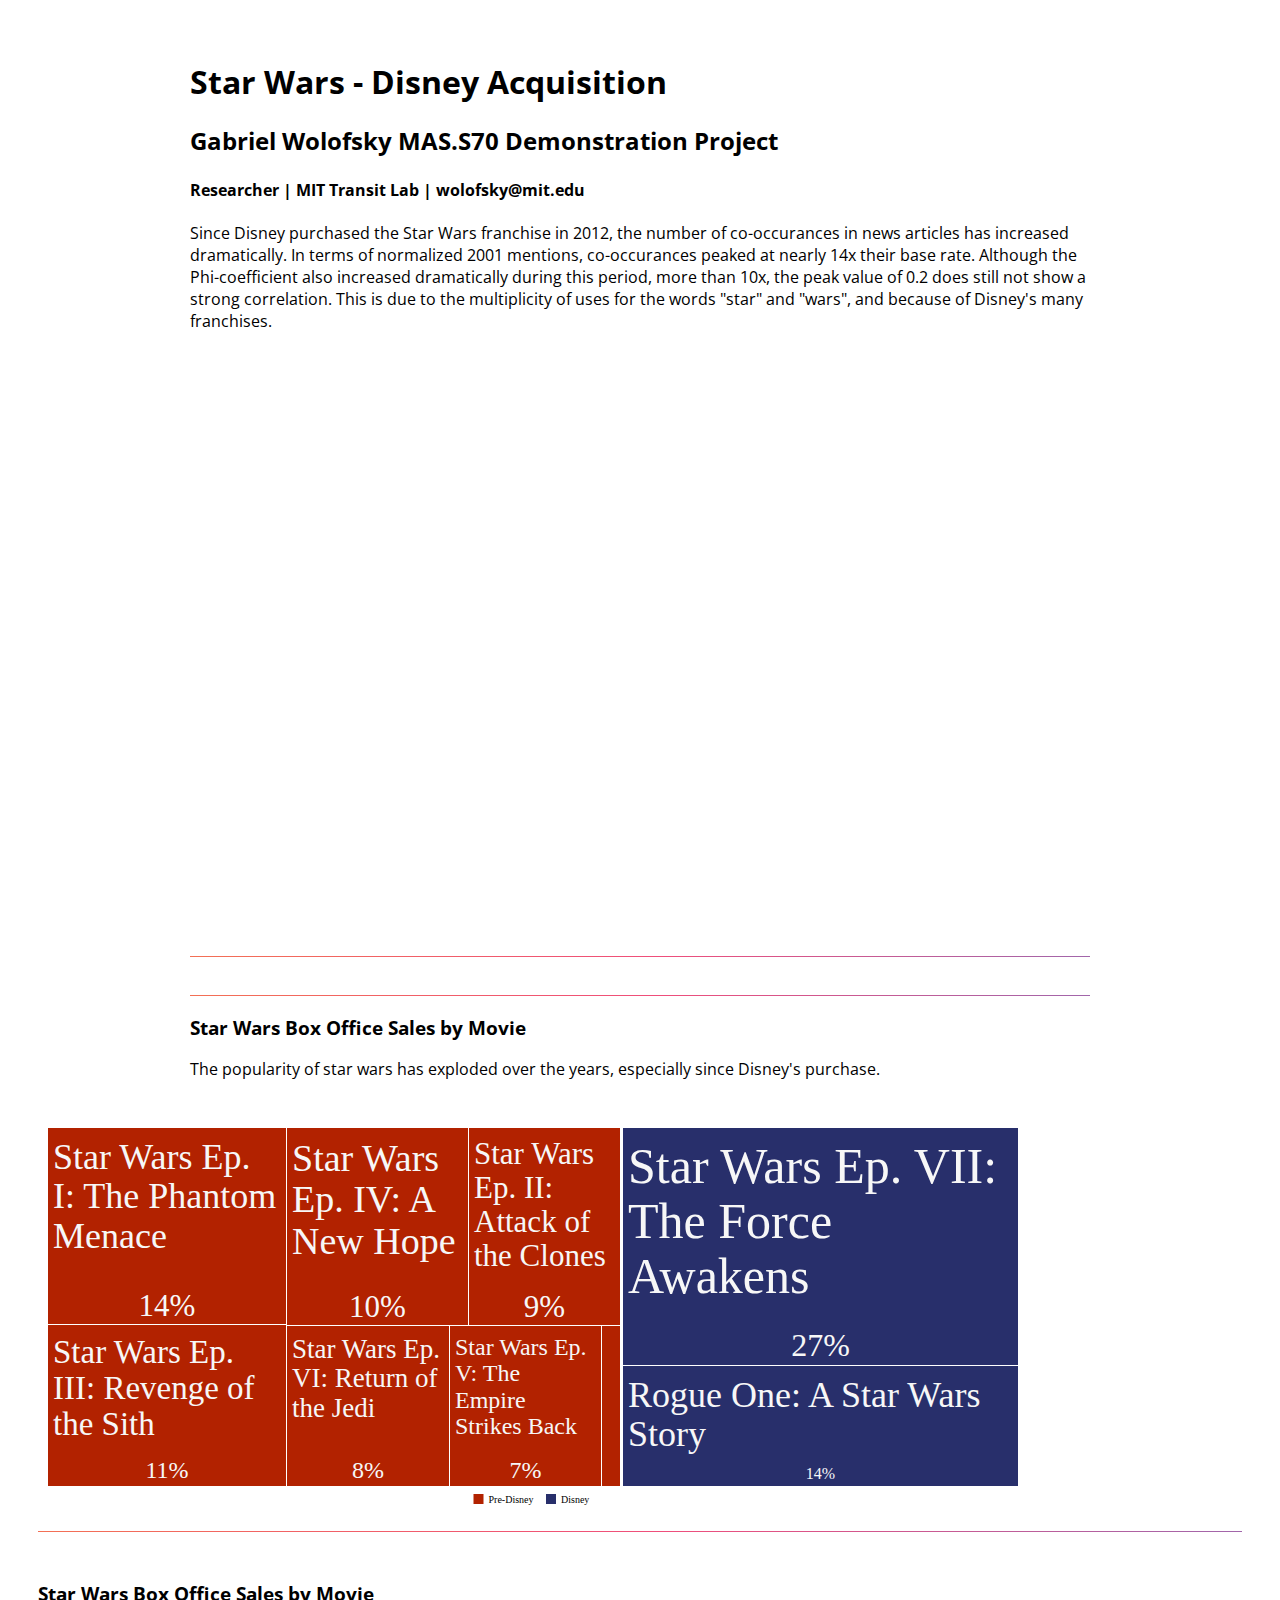
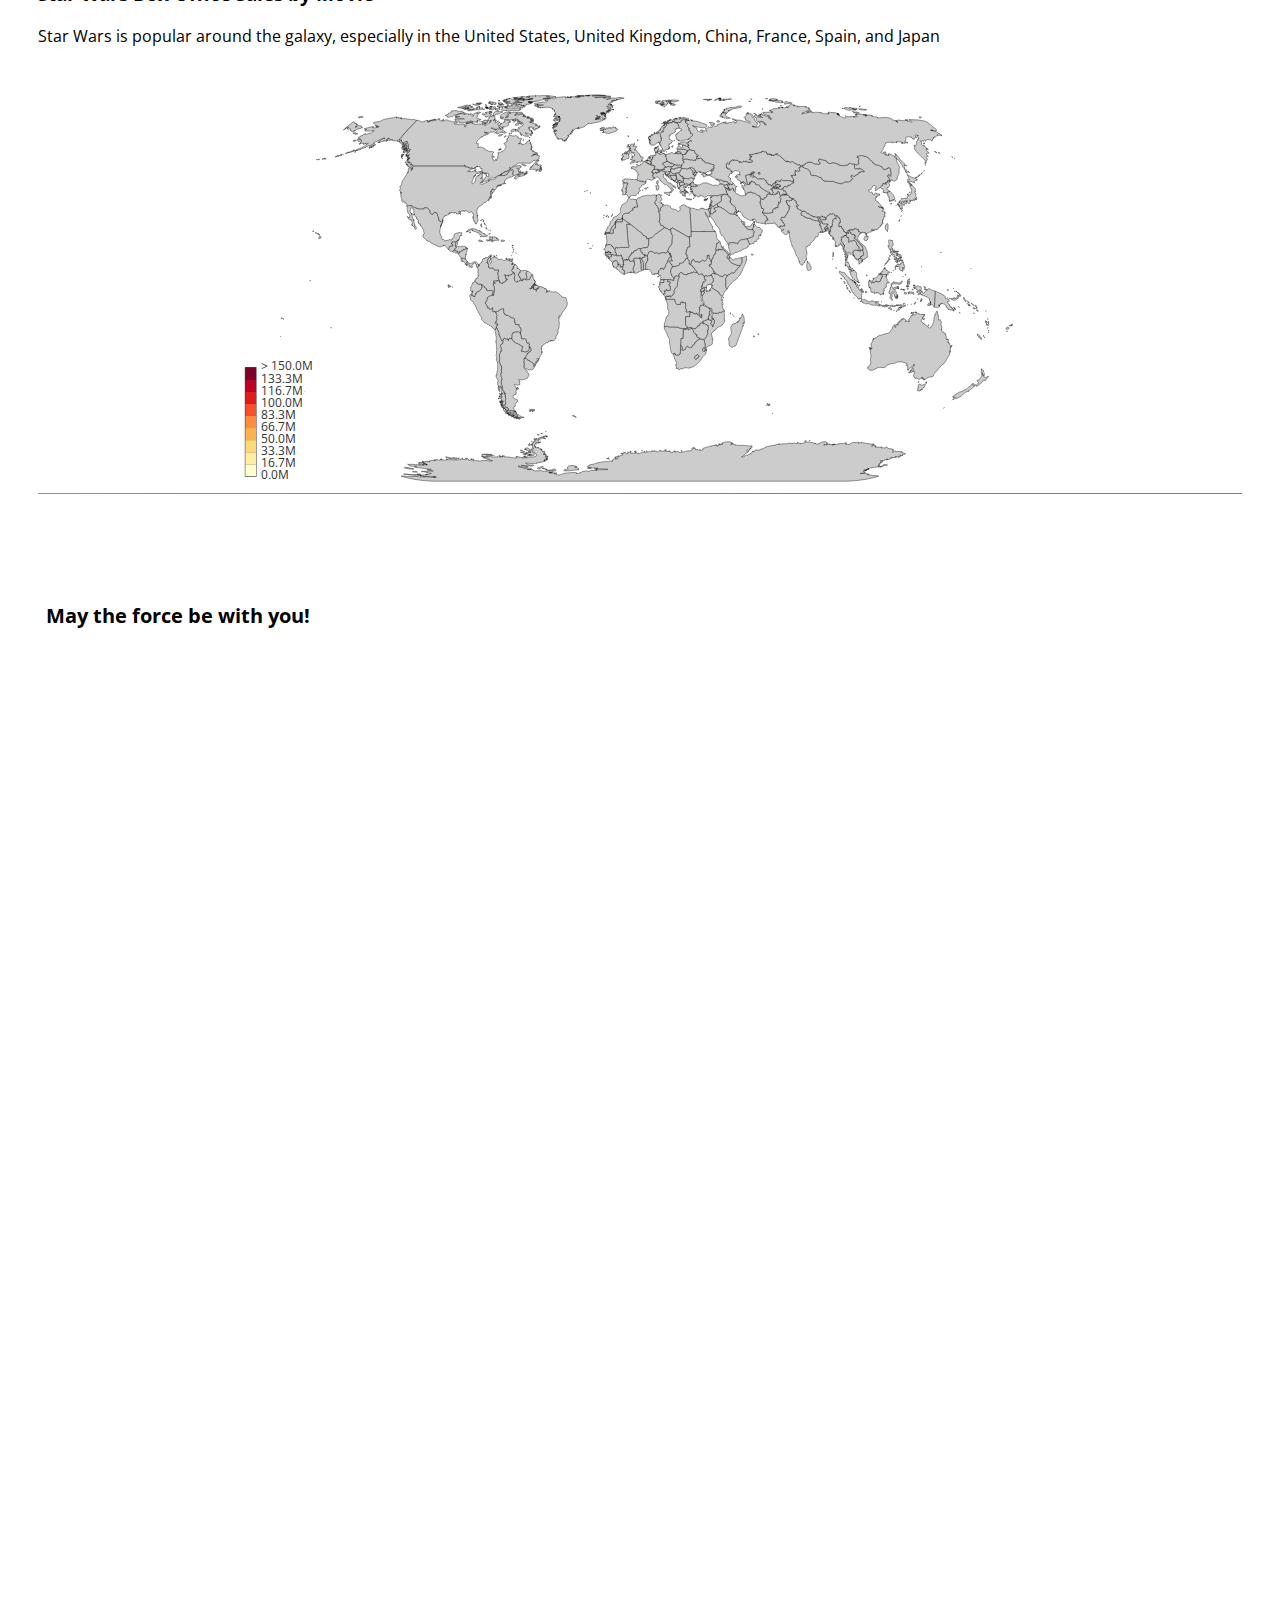
<file: index.html>
<!doctype html>
<html>
     <head>

        <meta charset="utf-8">
        <title>Gabriel Wolofsky's Website</title>
        <!-- <link href="https://fonts.googleapis.com/css?family=PT+Sans" rel="stylesheet"> -->
        <link href="https://fonts.googleapis.com/css?family=Open+Sans:300,400" rel="stylesheet">
        <link rel="stylesheet" type="text/css" href="./myhomepage.css">
        <link href="./d3-geomap/css/d3.geomap.css" rel="stylesheet">
        <script src="./d3-geomap/vendor/d3.geomap.dependencies.min.js"></script>
        <script src="./d3-geomap/js/d3.geomap.min.js"></script>

    </head>
    <body>

      <body style = "background-color:white;"/>
      <div class="page">
        <!-- Update the section below to add your own personal information -->
        <h1 style="color:black;"> <class="center">Star Wars - Disney Acquisition</h1>
        <h2 style="color:black;"> <class="center">Gabriel Wolofsky MAS.S70 Demonstration Project</h2>
        <h4 style = "color:black;"> <h4> Researcher | MIT Transit Lab | wolofsky@mit.edu </h4>


        <p> Since Disney purchased the Star Wars franchise in 2012, the number of co-occurances in news articles has increased dramatically.
        In terms of normalized 2001 mentions, co-occurances peaked at nearly 14x their base rate. Although the Phi-coefficient also increased
        dramatically during this period, more than 10x, the peak value of 0.2 does still not show a strong correlation. This is due to the
        multiplicity of uses for the words "star" and "wars", and because of Disney's many franchises.
        <div id="lineplot1" align = "left" width = "425" height="450"></div>
        <div id="lineplot2" align = "right" width = "425" height="450"></div>


      <hr/>
        <br>

        <hr/>
        <h3>  Star Wars Box Office Sales by Movie </h3>
        <p> The popularity of star wars has exploded over the years, especially since Disney's purchase. </p>
        </div>

        <br>
        <div id="treemap" align = "center"></div>
        <iframe src="./treemap.html" id="exampleIframe" width="990" height="400"></iframe>


                            <hr/>
                            <br>

                            <h3>  Star Wars Box Office Sales by Movie </h3>
                            <p> Star Wars is popular around the galaxy, especially in the United States, United Kingdom, China, France, Spain, and Japan </p> <br>
                            </div>

              <div id="map" align = "center"></div>


              <hr/>




              <div class="single_viz" >
                  <div class="text">May the force be with you!</div>
                  <svg class="chart" id="chart"  align ="center" width="420" height="120"></svg>
              </div>
          </div>
        </div>
        <!--<script src="./d3plus.v2.js"></script>-->
        <script src="https://d3plus.org/js/d3plus.js"></script>
        <script src="https://d3plus.org/js/d3plus.min.js"></script>
        <script src="./d3plus.v2.js"></script>
        <script src="https://d3js.org/d3.v4.min.js"></script>
        <script src="https://labratrevenge.com/d3-tip/javascripts/d3.tip.v0.6.3.js"></script>
        <script src="./map.js"></script>
        <script src="./treemap.js"></script>
        <script src="./lineplot1.js"></script>
        <script src="./lineplot2.js"></script>
        <script>

        </script>
    </body>
</html>
</file>
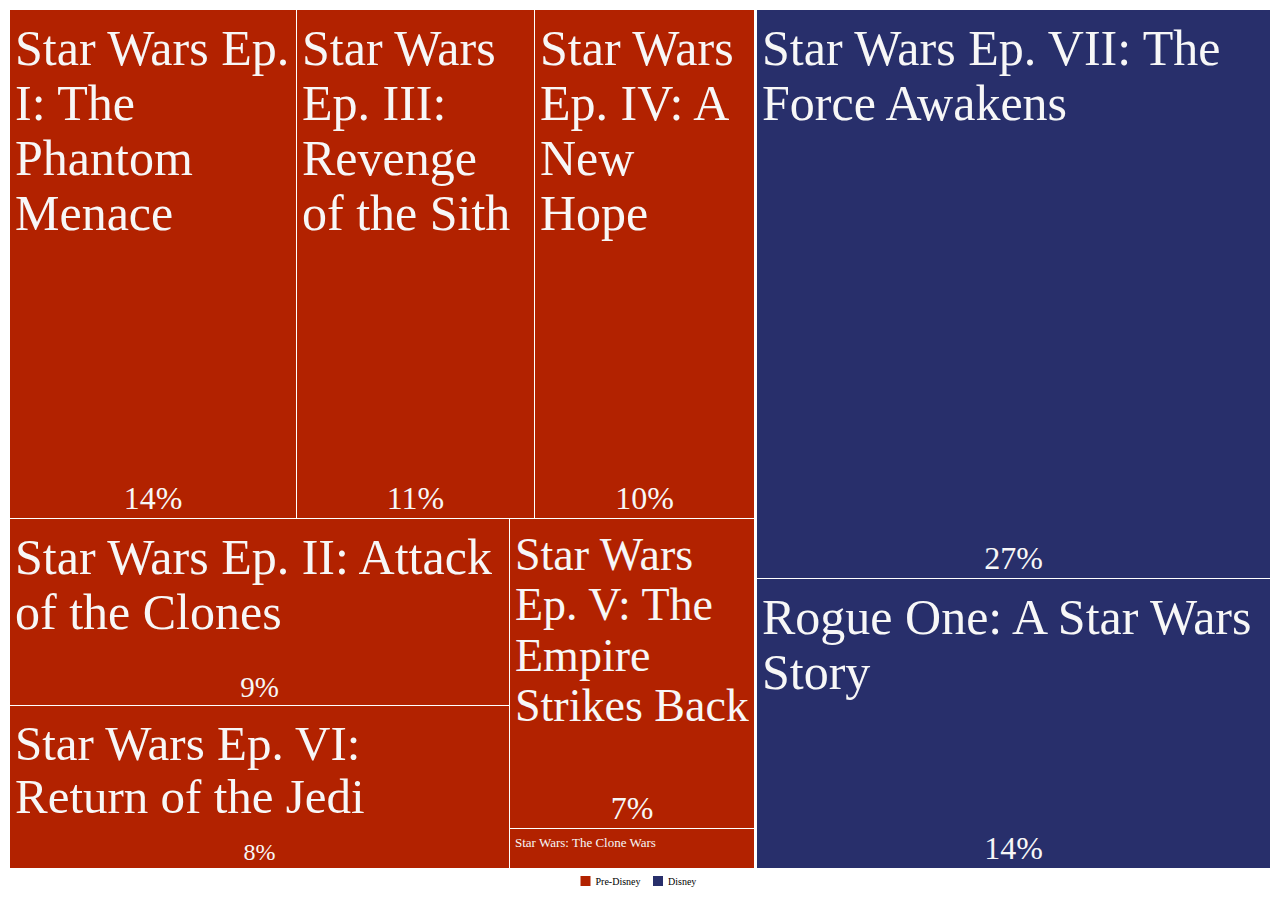
<file: treemap.html>
<!doctype html>
<meta charset="utf-8">

<script src=".\d3plus.v2.js"></script>

<body>

</body>

<script>
var data = [
  {era: 'Pre-Disney', value: 786.598007, name: 'Star Wars Ep. IV: A New Hope'},
{era: 'Pre-Disney', value: 534.17196, name: 'Star Wars Ep. V: The Empire Strikes Back'},
{era: 'Pre-Disney', value: 572.705079, name: 'Star Wars Ep. VI: Return of the Jedi'},
{era: 'Pre-Disney', value: 1027.044677, name: 'Star Wars Ep. I: The Phantom Menace'},
{era: 'Pre-Disney', value: 656.695615, name: 'Star Wars Ep. II: Attack of the Clones'},
{era: 'Pre-Disney', value: 848.998877, name: 'Star Wars Ep. III: Revenge of the Sith'},
{era: 'Pre-Disney', value: 68.695443, name: 'Star Wars: The Clone Wars'},
{era: 'Disney', value: 2058.662225, name: 'Star Wars Ep. VII: The Force Awakens'},
{era: 'Disney', value: 1050.988488, name: 'Rogue One: A Star Wars Story'},

];

new d3plus.Treemap()
    .data(data)
    .groupBy(["era", "name"])
    .tooltip(["name", "value"])              // keys to place in tooltip
    .render();
</script>
</file>
<file: myhomepage.css>
body {
    margin: 0;
    padding: 3%;
    font-family: 'Open Sans', sans-serif;

}
.box{
    float:left;
    margin-right:20px;
    display:inline-block;
}
.clear{
    clear:both;
}
.page {
    margin: 0 auto;
    max-width: 900px;
    width: 90%;
}
#viz-container{
    margin: 0 auto;
}
.single_viz{
    margin-bottom: 10px;
    height: 300px;
    width: 100%;
    padding-top: 100px;
    padding-bottom: 100px;
    /*background-color: black;*/
}
#map{
    height: 400px;
}
#bubble{
    height: 400px;
}
#swtreemap{
    height: 400px;
}
#favorite{
    height: 500px;
}
#exampleIframe {
  display: inline;
  margin: 0 auto 0;
  border: none;
}
#lineplot1{
    height: 300px;
}
#lineplot2{
    height: 300px;
}
.text{
    position: relative;
    float: left;
    width: 25%;
    height: 100%;
    font-weight: bold;
    font-size: 20px;
    padding-left: 8px;
    padding-right: 8px;
}
.text p{
    font-weight: normal;
    font-size: 14px;
    text-align: center;
    color: gray;
}
.chart{
    position: relative;
    float: left;
    height: 100%;
    width: 70%;
    display:inline;
}
#legend{
    position: relative;
    float: left;
    height: 60px;
    width: 100%;
}
.allFavorites {
    position: relative;
    float: right;
    width: 70%;
    height: 100%;
    background-color: white;
    text-align: center;
}
.favorites{
    width: 50%;
    height: 50%;
    float: left;
    text-align: center;
}
.favorites h4{
    margin-top: 40px;
    font-weight: bold;
    font-size: 18px
}
.favorites div svg{
    margin: 0 auto;
    width: 50%;
    margin-left: 70px;
}
hr{
   height: 1px;
   border: 0;
   background-image: linear-gradient(135deg, #F37055 0%, #EF4E7B 52%, #C55B95 77%, #A166AB 100%);
}

/* Dropdown Button */
.dropbtn {
    background-color: #4CAF50;
    color: white;
    padding: 10px;
    font-size: 12px;
    width: 120px;
    border: none;
    cursor: pointer;
    margin-top: 10px;
}
/* The container <div> - needed to position the dropdown content */
.dropdown {
    position: relative;
    display: inline-block;
}
/* Dropdown Content (Hidden by Default) */
.dropdown-content {
    display: none;
    position: absolute;
    background-color: #f9f9f9;
    width: 120px;
    box-shadow: 0px 8px 16px 0px rgba(0,0,0,0.2);
    z-index: 1;
}
/* Links inside the dropdown */
.dropdown-content a {
    color: black;
    padding: 10px 10px;
    font-size: 12px;
    text-decoration: none;
    display: block;
}
/* Change color of dropdown links on hover */
.dropdown-content a:hover {background-color: #f1f1f1}

/* Show the dropdown menu on hover */
.dropdown:hover .dropdown-content {
    display: block;
}
/* Change the background color of the dropdown button when the dropdown content is shown */
.dropdown:hover .dropbtn {
    background-color: #3e8e41;
}

.button {
    background-color: #4CAF50;
    color: white;
    padding: 10px;
    font-size: 12px;
    width: 120px;
    border: none;
    border-radius: 25px;
    cursor: pointer;
    margin-top: 5px;
}
.button:hover {background-color: #3e8e41}
</file>
<file: d3-geomap/css/d3.geomap.css>
text {
  fill: #333;
  font-size: 12px; }

.background {
  fill: none;
  pointer-events: all; }

.unit {
  cursor: pointer;
  fill: #ccc;
  stroke: #000;
  stroke-width: 0.4px; }

.legend-bg {
  fill: #fff;
  fill-opacity: 0.8; }

.legend-bar {
  stroke: #333;
  stroke-width: 1px; }

/*# sourceMappingURL=geomap.css.map */
</file>
